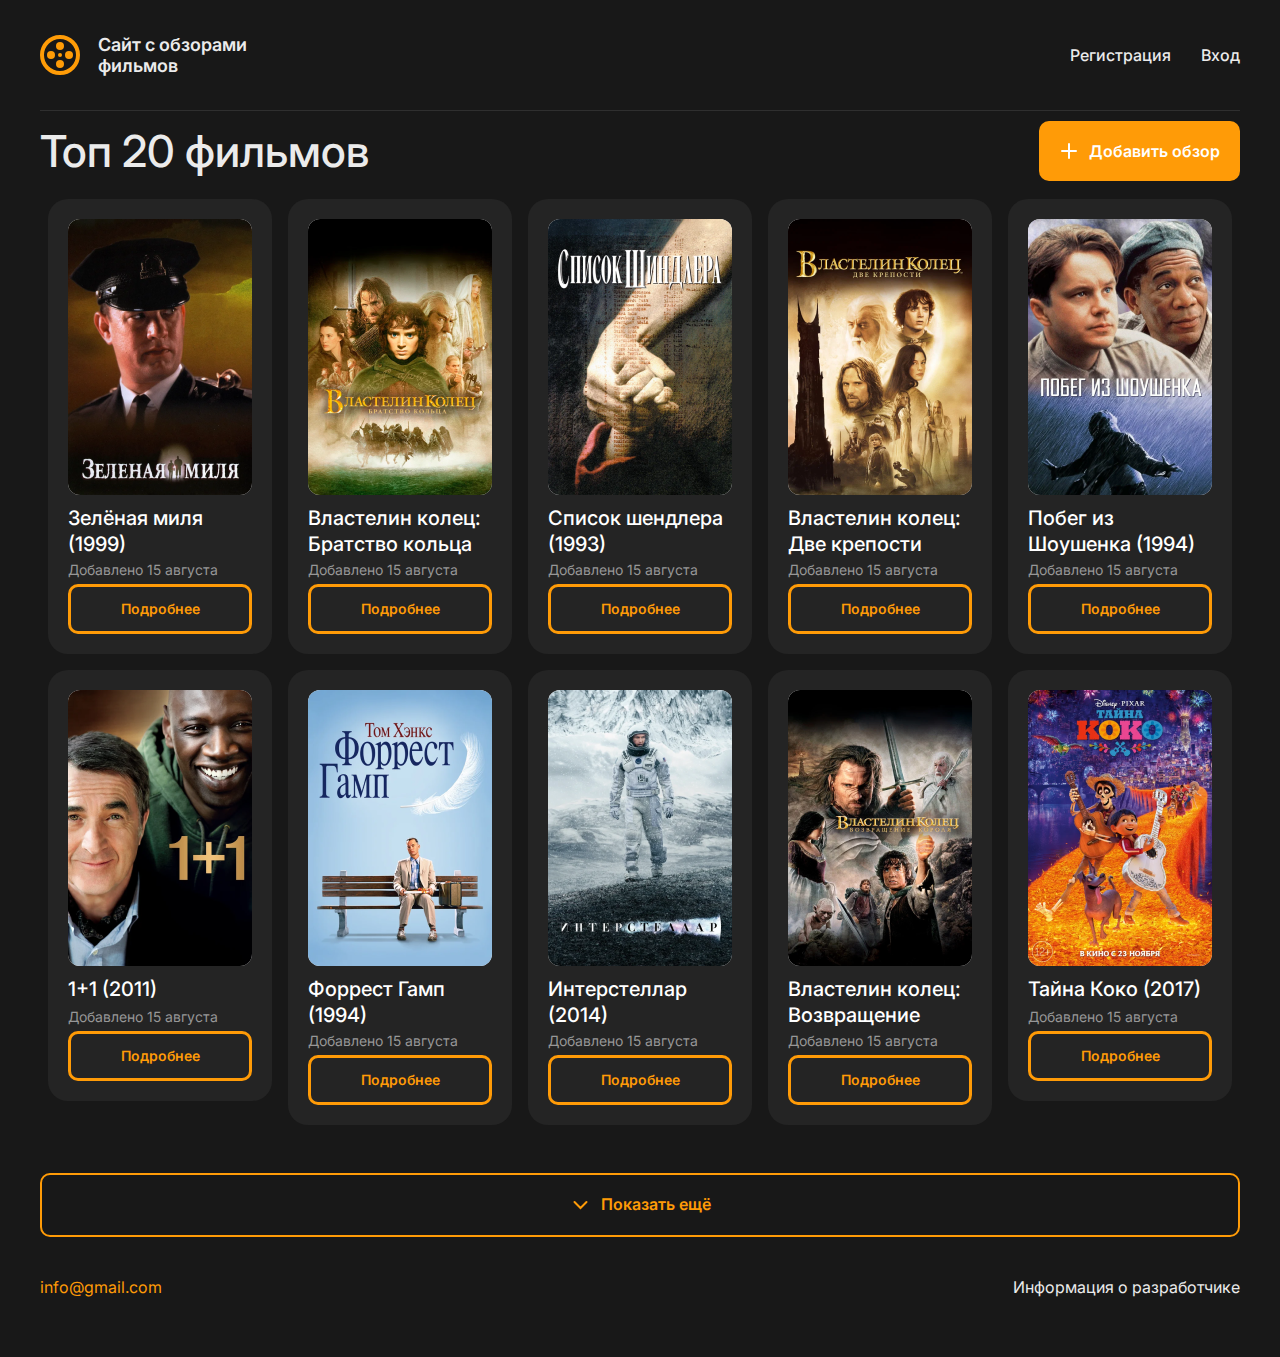
<file: index.html>
<!DOCTYPE html>
<html lang="ru">
    <title>Сайт с обзорами фильмов</title>
    <head>
        <meta charset="utf-8">
        <link rel="stylesheet" href="style.css">
        <link rel="stylesheet" href="responsive.css">
        <link rel="stylesheet" href="form.css">
        <script src="main.js"></script>
    </head>
    <body>

        <div class="form">
            <div class="form__background">
              </div>
            <div class="form__window">
            <div  class="back">
              <button img src="close.svg"class="close-button"><svg width="20" height="20"   xmlns="close.svg">
                <path d="M4 4L16 16" stroke="#B9B9B9" stroke-width="2" stroke-linecap="round"/>
                <path d="M16 4L4 16" stroke="#B9B9B9" stroke-width="2" stroke-linecap="round"/>
                </svg>
              </button>
            </div>
      
    
            
                <div class="form__window__change-mode">
                    <button class="change-mode__button change-mode__button__registration change-mode__button__active">
                        Регистрация
                    </button>
                    <button class="change-mode__button change-mode__button__autorization change-mode__button__unactive">
                        Авторизация
                    </button>
                </div>
      
                <div class="registration__form">
                    <form action="" method="post">
                        <div class="registration-inputs__container">
                            <div class="registration__name">
                                <label class="input__label input__label__big">
                                    <input type="text" class="form__input registration__form__input form__input__big registration__name__input">
                                    <p class="form__placeholder registration__placeholder">
                                        Ваше имя
                                    </p>
                                </label>
                            </div>
      
                            <div class="registration__email">
                                <label class="input__label">
                                    <input type="text" class="form__input registration__form__input registration__email__input">
                                    <p class="form__placeholder registration__placeholder">
                                        Email
                                    </p>
                                </label>
                            </div>
      
                            <div class="registration__phone">
                                <label class="input__label">
                                    <input type="text" class="form__input registration__form__input registration__phone__input">
                                    <p class="form__placeholder registration__placeholder">
                                        Мобильный телефон
                                    </p>
                                </label>
                            </div>
      
                            <div class="registration__pass">
                                <label class="input__label">
                                    <input type="password" class="form__input registration__form__input registration__pass__input">
                                    <p class="form__placeholder registration__placeholder">
                                        Пароль
                                    </p>
                                </label>
                            </div>
      
                            <div class="registration__pass-check">
                                <label class="input__label">
                                    <input type="password" class="form__input registration__form__input registration__pass-check__input">
                                    <p class="form__placeholder registration__placeholder">
                                        Повторите пароль
                                    </p>
                                </label>
                            </div>
                        </div>
      
                        <div class="agree">
                            <label class="agree__checkbox__label">
                                <input type="checkbox" class="agree__checkbox">
                                <div class="agree__checkbox__background"></div>
                            </label>
                            <p class="agree__text">
                                Согласен на обработку 
                                <a class="agree__link">персональных данных</a>
                            </p>
                        </div>
      
                        <button disabled class="registration__submit submit__unactive">
                            <a class="submit__text" href="auth.html">
                                Зарегистрироваться
                            </a>
                        </button>
      
                        <div class="registration__info">
                            <div class="registration__info__icon"><svg width="20" height="20" viewBox="0 0 20 20" fill="none" xmlns="http://www.w3.org/2000/svg">
                              <circle cx="10" cy="10" r="7" stroke="#838383" stroke-width="2"/>
                              <rect x="9" y="6" width="2" height="5" rx="1" fill="#838383"/>
                              <rect x="9" y="12" width="2" height="2" rx="1" fill="#838383"/>
                              </svg></div>
                             
                            <p class="registration__info__text">
                                Все поля обязательны для заполнения
                            </p>
                        </div>
                    </form>
                </div>
      
                <div class="login__form">
                    <form action="" method="post">
                        <div class="login-inputs__container">
                            <div class="login__email">
                                <label class="input__label">
                                    <input type="text" class="form__input login__form__input login__email__input">
                                    <p class="form__placeholder login__placeholder">
                                        Email
                                    </p>
                                </label>
                            </div>
      
                            <div class="login__pass">
                                <label class="input__label">
                                    <input type="password" class="form__input login__form__input login__pass__input">
                                    <p class="form__placeholder login__placeholder">
                                        Пароль
                                    </p>
                                </label>
                            </div>
                        </div>
      
                        <button disabled class="login__submit submit__unactive">
                            <a class="submit__text" href="auth.html">
                                Войти
                            </a>
                        </button>
      
                        <div class="registration__info">
                            <div class="registration__info__icon"><svg width="20" height="20" viewBox="0 0 20 20" fill="none" xmlns="http://www.w3.org/2000/svg">
                              <circle cx="10" cy="10" r="7" stroke="#838383" stroke-width="2"/>
                              <rect x="9" y="6" width="2" height="5" rx="1" fill="#838383"/>
                              <rect x="9" y="12" width="2" height="2" rx="1" fill="#838383"/>
                              </svg></div>
                            <p class="registration__info__text">
                                Все поля обязательны для заполнения
                            </p>
                        </div>
                    </form>
                </div>
            </div>
        </div>



        <div class="main1920">
            <header class="header">
                <div class="logo">
                    <img src="source/logo.svg" alt="logo" class="logotype">
                    <div class="site_name">Сайт с обзорами фильмов</div>
                </div>
                <div class="reg_and_in">
                    <div class="reg inter_medium_cararra_16px header__button header__button__registration">Регистрация</div>
                    <div class="input inter_medium_cararra_16px header__button header__button__login">Вход</div>
                </div>                    
                
            </header>
            <div class="rectangle_head"></div>
    
            <section class="under_header">
                <h1>Топ 20 фильмов</h1>
                <div class="button_add">
                    <img src="source/+.svg" alt="addsvg" class="add">
                    <div class="add_review">Добавить обзор</div>
                </div>
            </section>
    
            <main class="area_films">
                <div class="card">
                    <img class="img_mask" src="source/cover/image1.png"/>
                    <div class="caption">
                        <div class="film_name inter_medium_white_20px">Зелёная миля (1999)</div>
                        <div class="time_add inter_normal_mountain_mist_14px">Добавлено 15 августа</div>
                        <div class="button_detailed">
                            <a class="detailed inter_semi_bold_california_14px" href="card.html">Подробнее</a>
                        </div>
                    </div>
                </div>
    
                <div class="card">
                    <img class="img_mask" src="source/cover/image2.png"/>
                    <div class="caption">
                        <div class="film_name inter_medium_white_20px">Властелин колец: Братство кольца (2002)</div>
                        <div class="time_add inter_normal_mountain_mist_14px">Добавлено 15 августа</div>
                        <div class="button_detailed">
                            <div class="detailed inter_semi_bold_california_14px">Подробнее</div>
                        </div>
                    </div>
                </div>
    
                <div class="card">
                    <img class="img_mask" src="source/cover/image3.png"/>
                    <div class="caption">
                        <div class="film_name inter_medium_white_20px">Список шендлера (1993)</div>
                        <div class="time_add inter_normal_mountain_mist_14px">Добавлено 15 августа</div>
                        <div class="button_detailed">
                            <div class="detailed inter_semi_bold_california_14px">Подробнее</div>
                        </div>
                    </div>
                </div>
    
                <div class="card">
                    <img class="img_mask" src="source/cover/image4.png"/>
                    <div class="caption">
                        <div class="film_name inter_medium_white_20px">Властелин колец: Две крепости (2003)</div>
                        <div class="time_add inter_normal_mountain_mist_14px">Добавлено 15 августа</div>
                        <div class="button_detailed">
                            <div class="detailed inter_semi_bold_california_14px">Подробнее</div>
                        </div>
                    </div>
                </div>
    
                <div class="card">
                    <img class="img_mask" src="source/cover/image5.png"/>
                    <div class="caption">
                        <div class="film_name inter_medium_white_20px">Побег из Шоушенка (1994)</div>
                        <div class="time_add inter_normal_mountain_mist_14px">Добавлено 15 августа</div>
                        <div class="button_detailed">
                            <div class="detailed inter_semi_bold_california_14px">Подробнее</div>
                        </div>
                    </div>
                </div>
    
                <div class="card">
                    <img class="img_mask" src="source/cover/image6.png"/>
                    <div class="caption">
                        <div class="film_name inter_medium_white_20px">1+1 (2011)</div>
                        <div class="time_add inter_normal_mountain_mist_14px">Добавлено 15 августа</div>
                        <div class="button_detailed">
                            <div class="detailed inter_semi_bold_california_14px">Подробнее</div>
                        </div>
                    </div>
                </div>
    
                <div class="card">
                    <img class="img_mask" src="source/cover/image7.png"/>
                    <div class="caption">
                        <div class="film_name inter_medium_white_20px">Форрест Гамп (1994)</div>
                        <div class="time_add inter_normal_mountain_mist_14px">Добавлено 15 августа</div>
                        <div class="button_detailed">
                            <div class="detailed inter_semi_bold_california_14px">Подробнее</div>
                        </div>
                    </div>
                </div>
    
                <div class="card">
                    <img class="img_mask" src="source/cover/image8.png"/>
                    <div class="caption">
                        <div class="film_name inter_medium_white_20px">Интерстеллар (2014)</div>
                        <div class="time_add inter_normal_mountain_mist_14px">Добавлено 15 августа</div>
                        <div class="button_detailed">
                            <div class="detailed inter_semi_bold_california_14px">Подробнее</div>
                        </div>
                    </div>
                </div>
    
                <div class="card">
                    <img class="img_mask" src="source/cover/image9.png"/>
                    <div class="caption">
                        <div class="film_name inter_medium_white_20px">Властелин колец: Возвращение короля (2004)</div>
                        <div class="time_add inter_normal_mountain_mist_14px">Добавлено 15 августа</div>
                        <div class="button_detailed">
                            <div class="detailed inter_semi_bold_california_14px">Подробнее</div>
                        </div>
                    </div>
                </div>
    
                <div class="card">
                    <img class="img_mask" src="source/cover/image10.png"/>
                    <div class="caption">
                        <div class="film_name inter_medium_white_20px">Тайна Коко (2017)</div>
                        <div class="time_add inter_normal_mountain_mist_14px">Добавлено 15 августа</div>
                        <div class="button_detailed">
                            <div class="detailed inter_semi_bold_california_14px">Подробнее</div>
                        </div>
                    </div>
                </div>
            </main>
    
            <section class="show_more">
                <img class="arrow" src="source/arrow.svg">
                <div class="show">Показать ещё</div>
            </section>
    
            <footer class="footer">
                <a href="mailto:info@gmail.com" class="info">info@gmail.com</a>
                <div class="developer">Информация о разработчике</div>
            </footer>
        </div>
    </body>
</html>
</file>
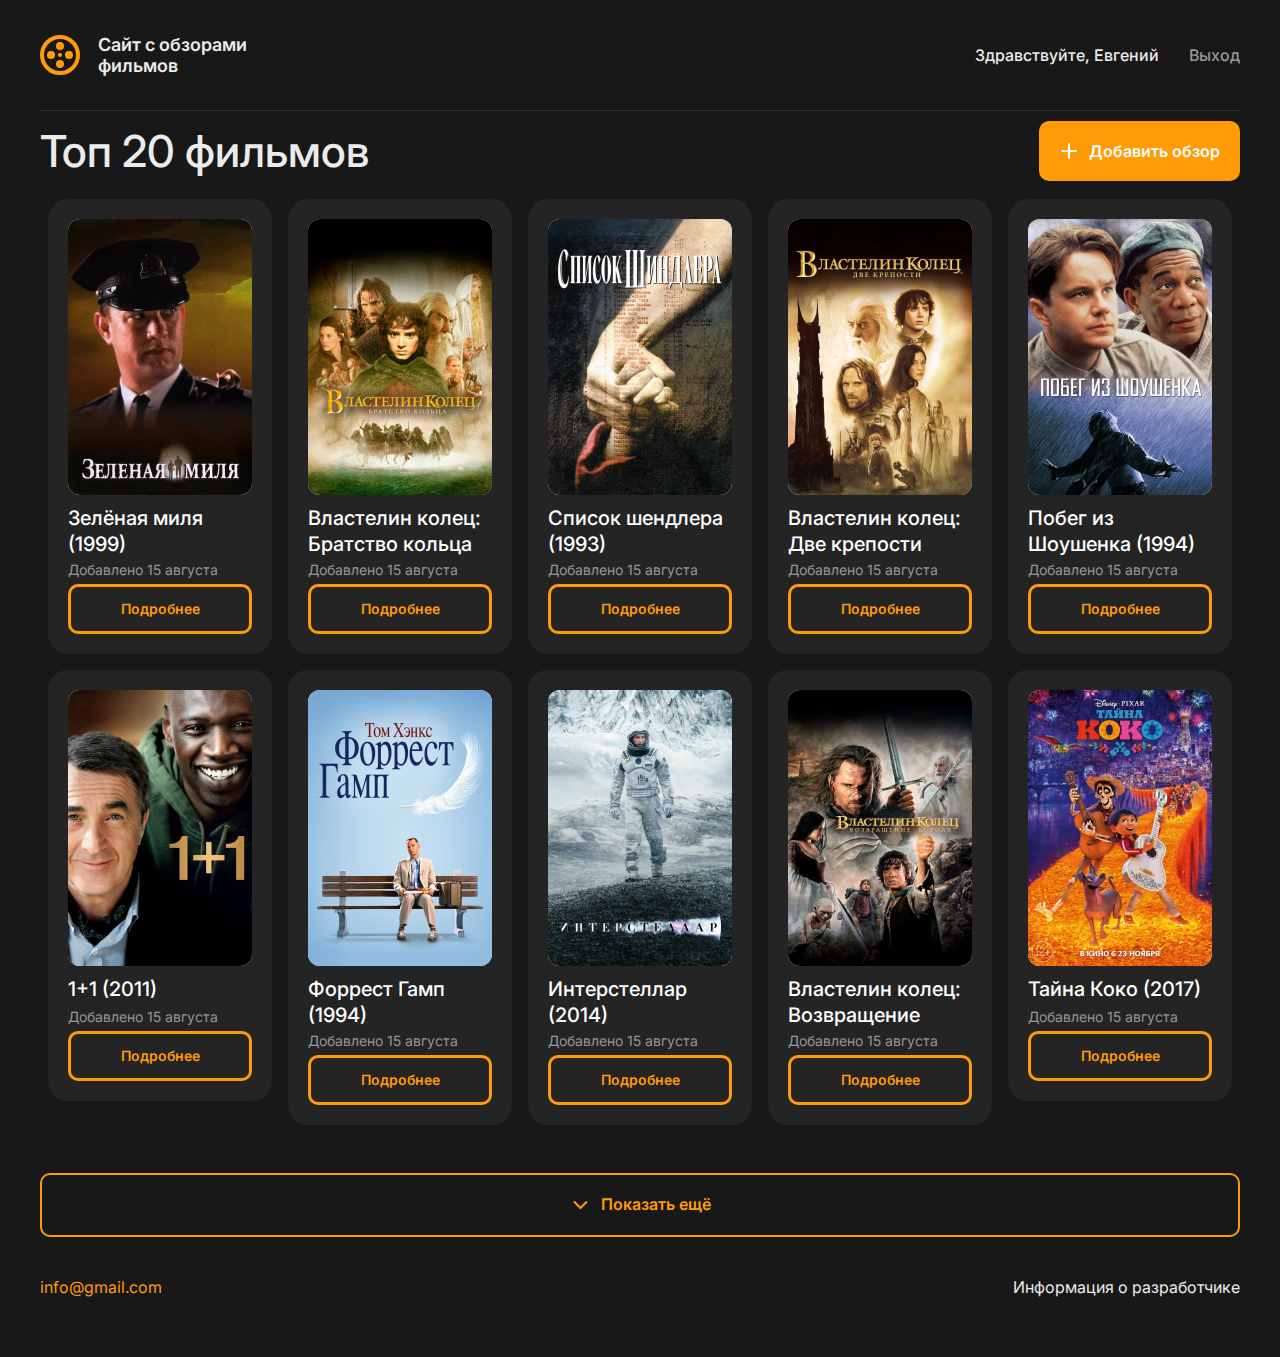
<file: auth.html>
<!DOCTYPE html>
<html lang="ru">
    <title>Сайт с обзорами фильмов</title>
    <head>
        <meta charset="utf-8">
        <link rel="stylesheet" href="style.css">
        <link rel="stylesheet" href="responsive.css">
    </head>
    <body>
        <div class="main1920">
            <header class="header">
                <div class="logo">
                    <img src="source/logo.svg" alt="logo" class="logotype">
                    <div class="site_name">Сайт с обзорами фильмов</div>
                </div>
                <div class="reg_and_in">
                    <div class="name inter_medium_cararra_16px">Здравствуйте, Евгений</div>
                    <a class="out inter_medium_cararra_16px" href="index.html">Выход</a>
                </div>                    
                
            </header>
            <div class="rectangle_head"></div>
    
            <section class="under_header">
                <h1>Топ 20 фильмов</h1>
                <div class="button_add">
                    <img src="source/+.svg" alt="addsvg" class="add">
                    <div class="add_review">Добавить обзор</div>
                </div>
            </section>
    
            <main class="area_films">
                <div class="card">
                    <img class="img_mask" src="source/cover/image1.png"/>
                    <div class="caption">
                        <div class="film_name inter_medium_white_20px">Зелёная миля (1999)</div>
                        <div class="time_add inter_normal_mountain_mist_14px">Добавлено 15 августа</div>
                        <div class="button_detailed">
                            <a class="detailed inter_semi_bold_california_14px" href="card.html">Подробнее</a>
                        </div>
                    </div>
                </div>
    
                <div class="card">
                    <img class="img_mask" src="source/cover/image2.png"/>
                    <div class="caption">
                        <div class="film_name inter_medium_white_20px">Властелин колец: Братство кольца (2002)</div>
                        <div class="time_add inter_normal_mountain_mist_14px">Добавлено 15 августа</div>
                        <div class="button_detailed">
                            <div class="detailed inter_semi_bold_california_14px">Подробнее</div>
                        </div>
                    </div>
                </div>
    
                <div class="card">
                    <img class="img_mask" src="source/cover/image3.png"/>
                    <div class="caption">
                        <div class="film_name inter_medium_white_20px">Список шендлера (1993)</div>
                        <div class="time_add inter_normal_mountain_mist_14px">Добавлено 15 августа</div>
                        <div class="button_detailed">
                            <div class="detailed inter_semi_bold_california_14px">Подробнее</div>
                        </div>
                    </div>
                </div>
    
                <div class="card">
                    <img class="img_mask" src="source/cover/image4.png"/>
                    <div class="caption">
                        <div class="film_name inter_medium_white_20px">Властелин колец: Две крепости (2003)</div>
                        <div class="time_add inter_normal_mountain_mist_14px">Добавлено 15 августа</div>
                        <div class="button_detailed">
                            <div class="detailed inter_semi_bold_california_14px">Подробнее</div>
                        </div>
                    </div>
                </div>
    
                <div class="card">
                    <img class="img_mask" src="source/cover/image5.png"/>
                    <div class="caption">
                        <div class="film_name inter_medium_white_20px">Побег из Шоушенка (1994)</div>
                        <div class="time_add inter_normal_mountain_mist_14px">Добавлено 15 августа</div>
                        <div class="button_detailed">
                            <div class="detailed inter_semi_bold_california_14px">Подробнее</div>
                        </div>
                    </div>
                </div>
    
                <div class="card">
                    <img class="img_mask" src="source/cover/image6.png"/>
                    <div class="caption">
                        <div class="film_name inter_medium_white_20px">1+1 (2011)</div>
                        <div class="time_add inter_normal_mountain_mist_14px">Добавлено 15 августа</div>
                        <div class="button_detailed">
                            <div class="detailed inter_semi_bold_california_14px">Подробнее</div>
                        </div>
                    </div>
                </div>
    
                <div class="card">
                    <img class="img_mask" src="source/cover/image7.png"/>
                    <div class="caption">
                        <div class="film_name inter_medium_white_20px">Форрест Гамп (1994)</div>
                        <div class="time_add inter_normal_mountain_mist_14px">Добавлено 15 августа</div>
                        <div class="button_detailed">
                            <div class="detailed inter_semi_bold_california_14px">Подробнее</div>
                        </div>
                    </div>
                </div>
    
                <div class="card">
                    <img class="img_mask" src="source/cover/image8.png"/>
                    <div class="caption">
                        <div class="film_name inter_medium_white_20px">Интерстеллар (2014)</div>
                        <div class="time_add inter_normal_mountain_mist_14px">Добавлено 15 августа</div>
                        <div class="button_detailed">
                            <div class="detailed inter_semi_bold_california_14px">Подробнее</div>
                        </div>
                    </div>
                </div>
    
                <div class="card">
                    <img class="img_mask" src="source/cover/image9.png"/>
                    <div class="caption">
                        <div class="film_name inter_medium_white_20px">Властелин колец: Возвращение короля (2004)</div>
                        <div class="time_add inter_normal_mountain_mist_14px">Добавлено 15 августа</div>
                        <div class="button_detailed">
                            <div class="detailed inter_semi_bold_california_14px">Подробнее</div>
                        </div>
                    </div>
                </div>
    
                <div class="card">
                    <img class="img_mask" src="source/cover/image10.png"/>
                    <div class="caption">
                        <div class="film_name inter_medium_white_20px">Тайна Коко (2017)</div>
                        <div class="time_add inter_normal_mountain_mist_14px">Добавлено 15 августа</div>
                        <div class="button_detailed">
                            <div class="detailed inter_semi_bold_california_14px">Подробнее</div>
                        </div>
                    </div>
                </div>
            </main>
    
            <section class="show_more">
                <img class="arrow" src="source/arrow.svg">
                <div class="show">Показать ещё</div>
            </section>
    
            <footer class="footer">
                <a href="mailto:info@gmail.com" class="info">info@gmail.com</a>
                <div class="developer">Информация о разработчике</div>
            </footer>
        </div>
    </body>
</html>
</file>
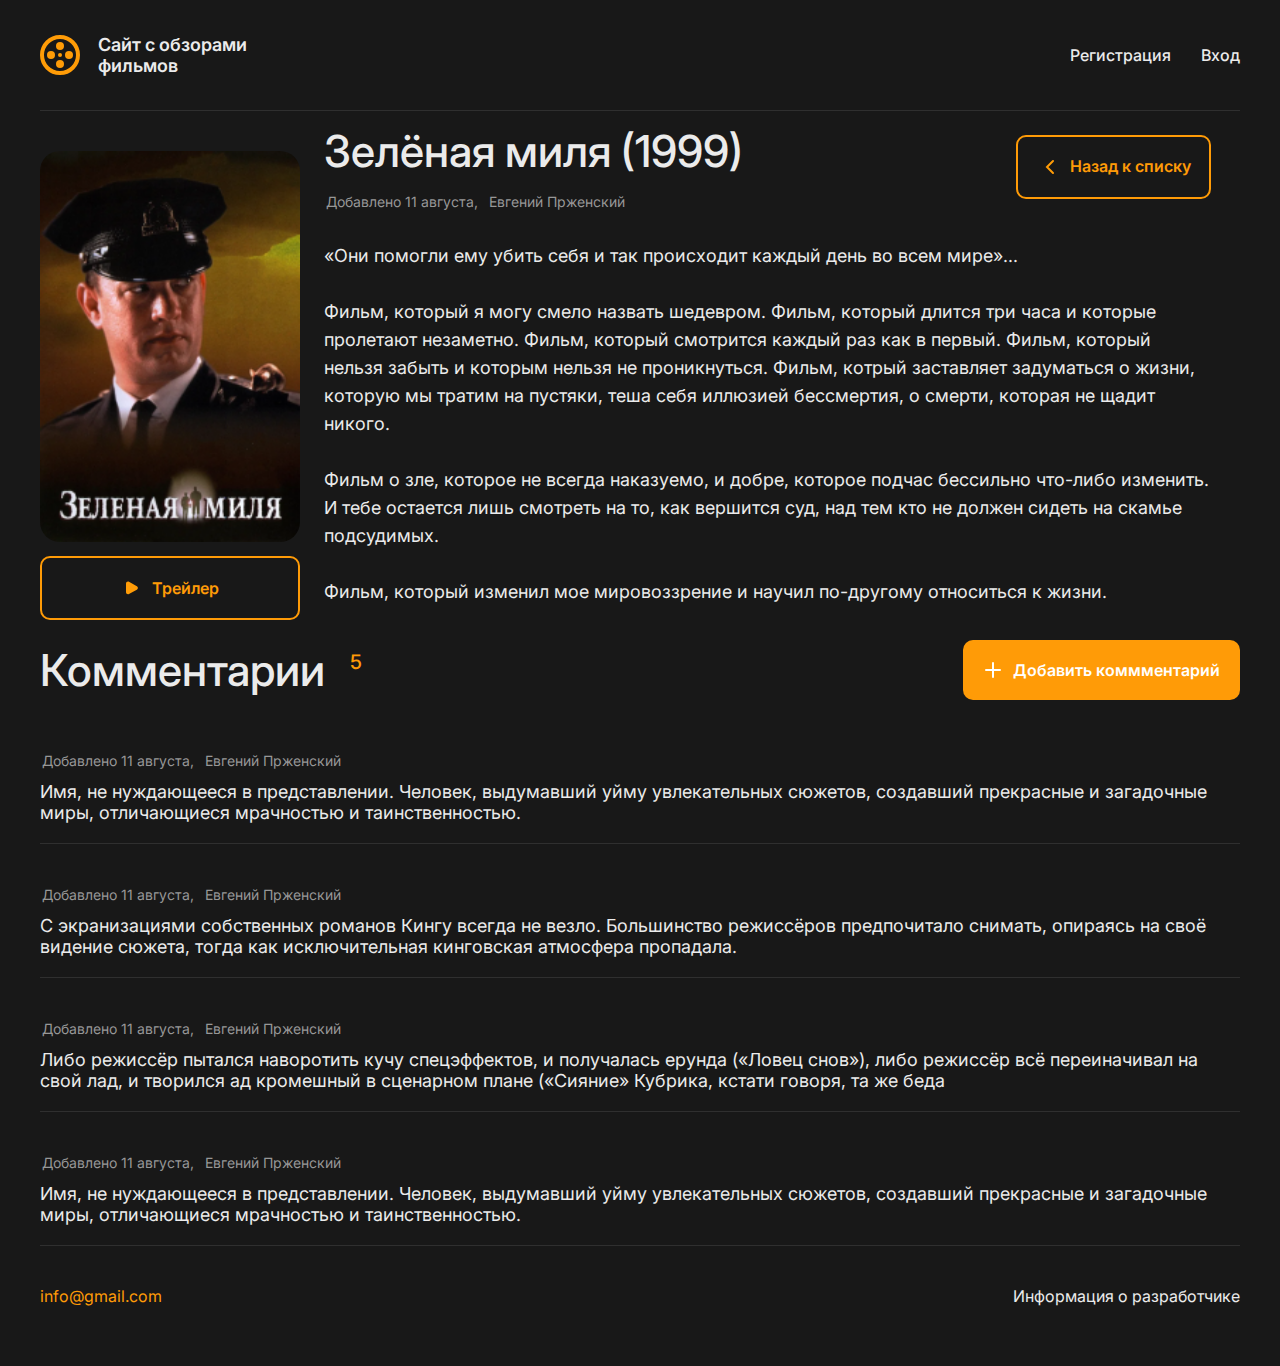
<file: card.html>
<!DOCTYPE html>
<html lang="ru">
    <title>Зелёная миля (1999)</title>
    <head>
        <meta charset="utf-8">
        <link rel="stylesheet" href="style.css">
        <link rel="stylesheet" href="responsive.css">
    </head>
    <body>
        <div class="main1920">
            <header class="header">
                <div class="logo">
                    <img src="source/logo.svg" alt="logo" class="logotype">
                    <div class="site_name">Сайт с обзорами фильмов</div>
                </div>
                <div class="reg_and_in">
                    <div class="reg inter_medium_cararra_16px">Регистрация</div>
                    <div class="input inter_medium_cararra_16px">Вход</div>
                </div>                    
                
            </header>
            <div class="rectangle_head"></div>
    
            <div class="columns">
                <div class="col_picture">
                    <img class="image_film" src="source_card/cover/image1.png" alt="image"/>
                    <a class="button_trailer_first" href="https://www.youtube.com/watch?v=TODt_q-_4C4">
                        <img class="play" src="source/play.svg" alt="play">
                        <div class="text_trailer inter_semi_bold_california_16px">Трейлер</div>
                    </a>
                </div>

                <div class="col_text">
                    <div class="under_header_article">
                        <div class="article">
                            <h1>Зелёная миля (1999)</h1>
                            <div class="info_add">
                                <div class="text_add inter_normal_mountain_mist_14px">Добавлено 11 августа,</div>
                                <div class="text_add inter_normal_mountain_mist_14px">Евгений Прженский</div>
                            </div>
                        </div>
                        
                        <div class="button_area">
                            <a class="button_trailer_second" href="https://www.youtube.com/watch?v=TODt_q-_4C4">
                                <img class="play" src="source/play.svg" alt="play">
                                <div class="text_trailer inter_semi_bold_california_16px">Трейлер</div>
                            </a>
                            <div class="button_back">
                                <img class="arrow_back" src="source_card/arrow_back.svg" alt="arrow_back">
                                <a class="text_back inter_semi_bold_california_16px" href="index.html">Назад к списку</a>
                            </div>
                        </div>
                    </div>     

                    <div class="text_feedback inter_normal_cararra_18px">
                        «Они помогли ему убить себя и так происходит каждый день во всем мире»... <br/><br/>
        
                        Фильм, который я могу смело назвать шедевром. Фильм, который длится три часа и которые пролетают 
                        незаметно. Фильм, который смотрится каждый раз как в первый. Фильм, который нельзя забыть и которым 
                        нельзя не проникнуться. Фильм, котрый заставляет задуматься о жизни, которую мы тратим на пустяки, 
                        теша себя иллюзией бессмертия, о смерти, которая не щадит никого.<br/><br/>
                        
                        Фильм о зле, которое не всегда наказуемо, и добре, которое подчас бессильно что-либо изменить. И тебе 
                        остается лишь смотреть на то, как вершится суд, над тем кто не должен сидеть на скамье 
                        подсудимых.<br/><br/>
                        
                        Фильм, который изменил мое мировоззрение и научил по-другому относиться к жизни.
                    </div>
                </div>
            </div>

            <div class="comment_arrow">
                <div class="comment">
                    <div class="text_comment alignment">Комментарии</div>
                    <div class="quan_comm">5</div>
                </div>

                <div class="button_add">
                    <img src="source/+.svg" alt="addsvg" class="add">
                    <div class="add_review">Добавить коммментарий</div>
                </div>
            </div>

            <div class="one_comment">
                <div class="info_add">
                    <div class="text_add inter_normal_mountain_mist_14px">Добавлено 11 августа,</div>
                    <div class="text_add inter_normal_mountain_mist_14px">Евгений Прженский</div>
                </div>
                <div class="text_feedback_personal inter_normal_cararra_18px">
                    Имя, не нуждающееся в представлении. Человек, выдумавший уйму увлекательных сюжетов, создавший прекрасные и загадочные миры, отличающиеся мрачностью и таинственностью.
                </div>
                <div class="rectangle_8"></div>
            </div>

            <div class="one_comment">
                <div class="info_add">
                    <div class="text_add inter_normal_mountain_mist_14px">Добавлено 11 августа,</div>
                    <div class="text_add inter_normal_mountain_mist_14px">Евгений Прженский</div>
                </div>
                <div class="text_feedback_personal inter_normal_cararra_18px">
                    С экранизациями собственных романов Кингу всегда не везло. Большинство режиссёров предпочитало снимать, опираясь на своё видение сюжета, тогда как исключительная кинговская атмосфера пропадала.
                </div>
                <div class="rectangle_8"></div>
            </div>

            <div class="one_comment">
                <div class="info_add">
                    <div class="text_add inter_normal_mountain_mist_14px">Добавлено 11 августа,</div>
                    <div class="text_add inter_normal_mountain_mist_14px">Евгений Прженский</div>
                </div>
                <div class="text_feedback_personal inter_normal_cararra_18px">
                    Либо режиссёр пытался наворотить кучу спецэффектов, и получалась ерунда («Ловец снов»), либо режиссёр всё переиначивал на свой лад, и творился ад кромешный в сценарном плане («Сияние» Кубрика, кстати говоря, та же беда
                </div>
                <div class="rectangle_8"></div>
            </div>

            <div class="one_comment">
                <div class="info_add">
                    <div class="text_add inter_normal_mountain_mist_14px">Добавлено 11 августа,</div>
                    <div class="text_add inter_normal_mountain_mist_14px">Евгений Прженский</div>
                </div>
                <div class="text_feedback_personal inter_normal_cararra_18px">
                    Имя, не нуждающееся в представлении. Человек, выдумавший уйму увлекательных сюжетов, создавший прекрасные и загадочные миры, отличающиеся мрачностью и таинственностью.
                </div>
                <div class="rectangle_8"></div>
            </div>

            <footer class="footer">
                <a href="mailto:info@gmail.com" class="info">info@gmail.com</a>
                <div class="developer">Информация о разработчике</div>
            </footer>
        </div>
    </body>
</html>
</file>
<file: style.css>
@import url('https://fonts.googleapis.com/css2?family=Inter:wght@400;500;600&display=swap');

:root {
    --black: rgba(24, 24, 24, 1);
    --black-2: rgba(0, 0, 0, 1);
    --black-3: rgba(0, 0, 0, 0.5);
    --shark: rgba(36, 36, 36, 1);
    --gray: rgba(130, 130, 130, 1);
    --gray-1: rgba(88, 88, 88, 1);
    --gray-2: rgba(151, 151, 151, 1);
    --pink-swan: rgba(184, 184, 184, 1);
    --orange: rgba(255, 155, 7, 1);
    --element: rgba(255, 255, 255, 0.1);
    --white: rgba(235, 235, 235, 1);
    --white-2: rgba(255, 255, 255, 1);

    --font-size-xxs: 12px;
    --font-size-xs: 14px;
    --font-size-s: 16px;
    --font-size-m: 18px;
    --font-size-l: 20px;
    --font-size-xl: 32px;
    --font-size-xxl: 44px;
    --font-size-xxxl: 50px;

    --font-family-inter: "Inter";
}

* {
    margin: 0;
    padding: 0;
    box-sizing: border-box;
}

.inter_medium_cararra_16px {
    font-family: var(--font-family-inter);
    font-size: var(--font-size-s);
    font-weight: 500;
    font-style: normal;
}

.inter_normal_cararra_18px {
    color: var(--white);
    font-family: var(--font-family-inter);
    font-size: var(--font-size-m);
    font-weight: 400;
    font-style: normal;
}

.inter_medium_white_20px {
    color: var(--white-2);
    font-family: var(--font-family-inter);
    font-size: var(--font-size-l);
    font-weight: 500;
    font-style: normal;
}

.inter_normal_mountain_mist_14px {
    color: var(--white-2);
    font-family: var(--font-family-inter);
    font-size: var(--font-size-xs);
    font-weight: 400;
    font-style: normal;
}

.inter_semi_bold_california_14px {
    color: var(--orange);
    font-family: var(--font-family-inter);
    font-size: var(--font-size-xs);
    font-weight: 600;
    font-style: normal;
}

.inter_semi_bold_california_16px {
    color: var(--orange);
    font-family: var(--font-family-inter);
    font-size: var(--font-size-s);
    font-weight: 600;
    font-style: normal;
}

.inter_normal_mountain_mist_14px {
    color: var(--gray-2);
    font-family: var(--font-family-inter);
    font-size: var(--font-size-xs);
    font-weight: 400;
    font-style: normal;
}

.text_15_1 {
    color: var(--gray-1);
    font-family: var(--font-family-inter);
    font-size: var(--font-size-s);
    font-weight: 500;
    font-style: normal;
    cursor: pointer;
    letter-spacing: 0;
    margin-top: -1px;
    width: fit-content;
    text-decoration: none;
}

body {
    background-color: var(--black);
    padding: 20px;
}

.main1920 {
    max-width: 1200px;
    margin: 10px auto;
}

.header {
    width: 100%;
    height: 50px;
    justify-content: space-between;
    align-items: center;
    display: inline-flex;
}

.logo {
    align-items: center;
    display: flex;
    height: 44px;
    max-width: 215px;
    margin-right: 0;
}

.logotype {
    height: 40px;
    width: 40px;
}

.site_name {
    color: var(--white);
    font-family: var(--font-family-inter);
    font-size: var(--font-size-m);
    font-weight: 600;
    letter-spacing: 0;
    margin-left: 18px;
    width: 155px;
}

.reg_and_in {
    border: 1px none;
    display: flex;
    gap: 30px;
    width: fit-content;
}

.reg {
    color: var(--white);
    cursor: pointer;
    letter-spacing: 0;
    margin-top: -1px;
    text-align: right;
    width: fit-content;
}

.input {
    color: var(--white);
    cursor: pointer;
    letter-spacing: 0;
    margin-top: -1px;
    width: fit-content;
}

.name {
    color: var(--white);
    cursor: pointer;
    letter-spacing: 0;
    margin-top: -1px;
    text-align: right;
    width: fit-content;
}

.out {
    color: var(--gray-2);
    cursor: pointer;
    letter-spacing: 0;
    margin-top: -1px;
    text-align: right;
    width: fit-content;
    text-decoration: none;
}

.rectangle_head {
    background-color: var(--element);
    border: 1px none;
    height: 1px;
    margin-top: 30px;
    width: 100%;
}

.under_header {
    margin: 10px auto;
    width: 100%;
    justify-content: space-between;
    align-items: center;
    display: inline-flex;
}

.under_header_article {
    margin: 10px auto;
    width: 100%;
    justify-content: space-between;
    align-items: center;
    display: inline-flex;
}

h1 {
    color: var(--white);
    font-family: var(--font-family-inter);
    font-size: var(--font-size-xxl);
    font-weight: 500;
    letter-spacing: 0;
    line-height: 0px;
    white-space: nowrap;
}

.button_add {
    align-items: center;
    align-self: flex-end;
    background-color: var(--orange);
    border-radius: 10px;
    cursor: pointer;
    display: flex;
    gap: 10px;
    justify-content: center;
    padding: 20px;
    width: fit-content;
}

.add {
    border: 1px none;
    height: 20px;
    width: 20px;
}

.add_review {
    color: var(--white-2);
    font-family: var(--font-family-inter);
    font-size: var(--font-size-s);
    font-weight: 600;
    letter-spacing: 0;
    line-height: 16px;
    margin-top: -1px;
    text-align: right;
    white-space: nowrap;
    width: fit-content;
}

.columns {
    margin: 0, auto;
    justify-content: space-between;
}

.col_picture {
    margin: 10px 0;
    width: 21.7%;
    height: fit-content;
    display: inline-block;
}

.col_text {
    margin: -10px 20px;
    width: 74%;
    height: fit-content;
    display: inline-block;
}

.image_film {
    width: 100%;
    object-fit: cover;
    border-radius: 20px;
    margin: 10px 0;
    justify-content: start;
}

.button_trailer_first {
    align-items: center;
    border: 2px solid;
    border-color: var(--orange);
    border-radius: 10px;
    display: flex;
    gap: 10px;
    justify-content: center;
    padding: 20px;
    width: 100%;
    text-decoration: none;
}

.button_trailer_second {
    display: none;
    align-items: center;
    border: 2px solid;
    border-color: var(--orange);
    border-radius: 10px;
    gap: 10px;
    justify-content: center;
    padding: 20px;
    width: 0;
    height: 0;
    text-decoration: none;
}

.text_trailer {
    text-decoration: none;
}

.info_add {
    align-items: center;
    border: 1px none;
    gap: 12px;
    justify-content: center;
    margin-top: 40px;
    margin-bottom: 10px;
    width: fit-content;
}

.article {
    display: inline-block;
    justify-content: space-between;
    width: fit-content;
    margin-top: 40px;
}

.text_add {
    letter-spacing: 0;
    margin: 2px;
    white-space: nowrap;
    width: fit-content;
    max-width: 200px;
    display: inline-block;
    margin-right: 5px;
}

.button_area {
    display: inline-block;
}

.button_back {
    align-items: center;
    border: 2px solid;
    border-color: var(--orange);
    border-radius: 10px;
    cursor: pointer;
    display: flex;
    gap: 10px;
    justify-content: center;
    align-items: center;
    padding: 20px;
    width: fit-content;
    margin: 1px;
}

.text_back {
    letter-spacing: 0;
    line-height: 20px;
    margin-top: -2px;
    text-align: right;
    white-space: nowrap;
    width: 78%;
    text-decoration: none;
}

.text_feedback {
    letter-spacing: 0;
    line-height: 28px;
    margin-top: 10px;
    min-height: 336px;
    width: 100%;
}

.comment_arrow {
    margin: 10px auto;
    width: 100%;
    justify-content: space-between;
    align-items: center;
    display: inline-flex;
}

.comment {
    gap: 0;
    height: 40px;
    vertical-align: text-bottom;
    margin-bottom: -40px;
}

.text_comment {
    color: var(--white);
    font-family: var(--font-family-inter);
    font-size: var(--font-size-xxl);
    font-weight: 500;
    letter-spacing: 0;
    line-height: 0;
    white-space: nowrap;
    min-width: 500px;
    vertical-align: text-bottom;
}

.quan_comm {
    color: var(--orange);
    font-family: var(--font-family-inter);
    font-size: var(--font-size-l);
    font-weight: 500;
    letter-spacing: 0;
    margin-left: 310px;
    margin-top: -20px;
}

.one_comment {
    gap: 16px;
    margin: 10px auto;
}

.rectangle_8 {
    align-self: stretch;
    background-color: var(--element);
    border-radius: 1px none;
    height: 1px;
    min-width: 100%;
    margin: 20px auto;
}

.area_films {
    display: grid;
    width: 100%;
    grid-template-columns: repeat(5, 1fr);
}

.card {
    align-items: center;
    vertical-align: middle;
    background-color: var(--shark);
    border: none;
    border-radius: 20px;
    gap: 16px;
    padding: 20px;
    width: fit-content;
    height: fit-content;
    margin: 8px;
    display: inline-block;
}

.img_mask {
    align-self: stretch;
    background-color: var(--white-2);
    border: 1px none;
    border-radius: 12px;
    height: 68%;
    width: 100%;
    overflow: hidden;
    object-fit: cover;
}

.caption {
    flex-direction: column;
    gap: 12px;
    height: 38%;
}

.film_name {
    max-height: 50px;
    width: 100%;
    word-break: normal;
    letter-spacing: 0;
    line-height: 26px;
    margin: 6px 0;
    white-space: pre-wrap;
    overflow: hidden;
    text-overflow: ellipsis;
}

.time_add {
    letter-spacing: 0;
    height: 20%;
    width: 100%;
    margin: 6px 0;
    white-space: nowrap;
}

.button_detailed {
    border: 3px solid;
    border-color: var(--orange);
    border-radius: 10px;
    gap: 15px;
    padding: 12px 16px;
    justify-content: center;
    align-items: center;    
    text-align: center;
}

.detailed {
    letter-spacing: 0;
    line-height: 20px;
    margin: 0 auto;
    white-space: nowrap;
    height: auto;
    text-decoration: none;
}

.show_more {
    align-items: center;
    border: 2px solid;
    border-color: var(--orange);
    border-radius: 10px;
    display: flex;
    gap: 10px;
    justify-content: center;
    margin-top: 40px;
    padding: 20px;
    width: 100%;
}

.show {
    color: var(--orange);
    font-family: var(--font-family-inter);
    font-size: var(--font-size-s);
    font-weight: 600;
    letter-spacing: 0;
    line-height: 20px;
    margin-top: -2px;
    text-align: right;
    white-space: nowrap;
    width: fit-content;
}

.footer {
    border: 1px none;
    display: flex;
    justify-content: space-between;
    margin: 40px auto;
    width: 100%;
    text-align: center;
}

.info {
    color: var(--orange);
    font-family: var(--font-family-inter);
    font-size: var(--font-size-s);
    font-weight: 400;
    letter-spacing: 0;
    width: fit-content;
    text-decoration: none;
    display: inline-block;
}

.developer {
    color: var(--white);
    font-family: var(--font-family-inter);
    font-size: var(--font-size-s);
    font-weight: 400;
    letter-spacing: 0;
    height: 20px;
    width: 228px;
    text-align: right;
    display: inline-block;
}
</file>
<file: responsive.css>
@media screen and (max-width: 1280px) {
    .area_films{
        grid-template-columns: repeat(5, 1fr);
    }
}

@media screen and (max-width: 1080px) {
    .columns {
        display: inline-block;
    }

    .col_picture {
        margin: 10px 0;
        width: 25%;
        display: inline-block;
    }

    .col_text {
        margin: -10px 20px;
        width: 70%;
        height: fit-content;
        display: inline-block;
    }
    
    .image_film {
        width: 100%;
    }

    .under_header_article {
        margin: 10px auto;
        width: 100%;
        display: inline-block;
    }

    .button_trailer_first {
        display: none;
    }

    .article {
        display: inline;
        width: 100%;
        min-width: 500px;
        margin: 40px 10px;
    }

    .button_area {
        width: 100%;
        display: inline-block;
        margin: 0 auto;
    }
    
    .button_trailer_second {
        align-items: center;
        justify-content: center;
        display: inline-block;
        width: fit-content;
        height: 60px;
    }

    .button_back {
        display: inline-block;
    }

    .area_films {
        grid-template-columns: repeat(3, 1fr);
    }

    .card {
        margin: 10px auto;
    }

    .img_mask {
        max-width: 183px;
        max-height: 274px;
    }
    
    .caption {
        max-width: 183px;
        max-height: 130px;
    }
    
    .film_name {
        max-width: 183px;
    }
    
    .time_add {
        max-width: 183px;
        max-height: 20px;
    }
    
    .button_detailed {
        max-width: 183px;
        max-height: 50px;
    }
}

@media screen and (max-width: 760px) {
    .inter_medium_cararra_16px {
        font-size: var(--font-size-xl);
    }

    .inter_medium_white_20px {
        font-size: var(--font-size-xl);
    }
    
    .inter_normal_mountain_mist_14px {
        font-size: var(--font-size-m);
    }

    .inter_semi_bold_california_14px {
        font-size: var(--font-size-m);
    }

    .header {
        height: 100px;
    }

    .rectangle_head {
        margin-top: 15px;
    }

    .logo {
        height: 100%;
    }
    
    .logotype {
        height: 100%;
        width: 100%;
    }
    
    .site_name {
        margin-left: 0;
        width: 0;
        display: none;
    }

    h1 {
        font-size: var(--font-size-xxxl);
    }

    .button_add {
        border-radius: 20px;
    }

    .add {
        border: 1px none;
        height: 50px;
        width: 50px;
    }
    
    .add_review {
        width: 0;
        display: none;
    }

    .area_films {
        grid-template-columns: repeat(2, 1fr);
    }

    .card {
        margin: 20px auto;
        padding: 0;
        border-radius: 20px;
        max-width: 195px;
        max-height: 490px;
    }

    .img_mask {
        max-width: 250px;
        max-height: 450px;
        border-radius: 20px;
    }
    
    .caption {
        max-width: 250px;
        max-height: 400px;
    }
    
    .film_name {
        max-width: 250px;
        max-height: 70px;
        line-height: 37px;
        margin: 10px 0;
    }
    
    .time_add {
        max-width: 250px;
        max-height: 50px;
        margin: 10px 0;
    }
    
    .button_detailed {
        max-width: 250px;
        max-height: 100px;
        border-radius: 20px;
    }
    
    .detailed {
        line-height: 30px;
        margin: 0 auto;
    }
}
</file>
<file: form.css>
.form {
    position: fixed;
    left: 0px;
    top: 0px;
    width: 100%;
    height: 100%;
}
  
.form__background {
    position: fixed;
    left: 0px;
    top: 0px;
    width: 100%;
    height: 100%;
    background: black;
    opacity: 0.7;
}
  
.form__window {
    position: absolute;
    top: 50%;
    left: 50%;
    transform: translate(-50%, -50%);
    background: rgba(255, 255, 255, 1);
    border-radius: 20px;
    display: flex;
    flex-direction: column;
}
  
.form__window__change-mode {
    display: flex;
    flex-direction: row;
    justify-content: space-between;
    margin: 40px 80px;
    margin-bottom: 30px;
}
  
.change-mode__button {
    
    font-family: 'Inter';
    font-style: normal;
    font-weight: 500;
    font-size: 32px;
    line-height: 39px;
    width: 208px;
    height: 39px;
    color: rgba(185, 185, 185, 1);
    background-color: rgba(255, 255, 255, 1);
    border: none;
}
  
.change-mode__button__registration {
    margin-right: 30px;
    
}
  
  
.change-mode__button__active {
   color: #181818;
}
  
.form{
    display: none;
}
  
.registration__form {
    display: block;
}
  
.login__form {
    display: none;
}
  
  
.registration-inputs__container {
    display: grid;
    grid-template-columns: repeat(2, 250px);
    grid-template-rows: repeat(3, 60px);
    row-gap: 20px;
    column-gap: 20px;
    margin-left: 40px;
    margin-right: 40px;
    margin-bottom: 30px;
    max-width: 520px;
  
}
  
.login-inputs__container {
    display: grid;
    grid-template-columns: repeat(2, 250px);
    grid-template-rows: 60px;
    column-gap: 20px;
    margin-left: 40px;
    margin-right: 40px;
    margin-bottom: 30px;
    max-width: 520px;
}
  
.registration__name {
    position: relative;
    grid-column: span 2;
    border: 2px solid;
    border-color: var(--orange);
    border-radius: 10px;
}
  
  
.form__placeholder {
    transition-duration: 0.5s;
    position: absolute;
    top: 20px;
    left: 20px;
    user-select: none;
    width: 480px;
    height: 20px;
    font-family: 'Inter';
    font-style: normal;
    font-weight: 500;
    font-size: 16px;
    line-height: 20px;
    color: rgba(185, 185, 185, 1);
}
  
.form__placeholder__mini {
    transition-duration: 0.5s;
    height: 15px;
    left: 20px;
    top: 10px;
    font-weight: 500;
    font-size: 12px;
    line-height: 15px;
}
  
.form__placeholder__error {
    color: var(--orange);;
}
  
.input__label {
    position: absolute;
    cursor: text;
    top: 0px;
    left: 0px;
    width: 250px;
    height: 60px;
    
}
  
.input__label__big {
    width: 520px;
}
  
.form__input {
    width: 210px;
    height: 20px;
    margin: 10px 20px;
    margin-top: 30px;
    font-family: 'Inter';
    font-style: normal;
    font-weight: 500;
    font-size: 16px;
    line-height: 20px;
    background: transparent;
    border: none;
}
  
.form__input__big {
    width: 480px;
}
  
  
  
.registration__email {
    position: relative;
    border: 2px solid;    
    border-color: var(--orange);
    border-radius: 10px;
}
  
.login__email {
    position: relative;
    border: 2px solid;
    border-color: var(--orange);
    border-radius: 10px;
}
  
  
.registration__phone {
    position: relative;
    border: 2px solid;
    border-color: var(--orange);
    border-radius: 10px;
}
  
.registration__pass {
    position: relative;
    border: 2px solid;
    border-color: var(--orange);
    border-radius: 10px;
}
  
.login__pass {
    position: relative;
    border: 2px solid;
    border-color: var(--orange);
    border-radius: 10px;
    
}
  
.registration__pass-check {
    position: relative;
    border: 2px solid;
    border-color: var(--orange);
    border-radius: 10px;
}
  
.registration__not-empty {
    border-color: var(--orange);
}
  
.login__not-empty {
    border-color: var(--orange);
}
  
.registration__error {
    border-color: var(--orange);
}
  
.login__error {
    border-color: var(--orange);
}
  
  
.agree {
    display: flex;
    flex-direction: row;
    justify-content: flex-start;
    margin: 0px 100px;
    margin-bottom: 20px;
}
  
.agree__checkbox__label {
    width: 20px;
    height: 20px;
    margin-right: 10px;
    cursor: pointer;
}
  
.agree__checkbox {
    display: none;
}
  
.agree__checkbox__background {
    background: url(Off.svg);
}
  
.agree__checkbox:checked+.agree__checkbox__background {
    background: url(On.svg);
}
  
.agree__checkbox__background {
    width: 20px;
    height: 20px;
}
  
.agree__text {
    font-weight: 400;
    font-size: 16px;
    line-height: 20px;
    color: #181818;
}
  
.agree__link {
    color: var(--orange);
    
}
  
  
.registration__submit {
    cursor: pointer;
    width: 520px;
    height: 60px;
    background: var(--orange);
    border-radius: 10px;
    margin: 0px 40px;
    margin-bottom: 30px;
    border: none;
}
  
.login__submit {
    cursor: pointer;
    width: 520px;
    height: 60px;
    background: var(--orange);
    border-radius: 10px;
    margin: 0px 40px;
    margin-bottom: 30px;
    border: none;
}
  
.submit__unactive {
    opacity: 0.3;
    cursor: default;
    border: none;
}
  
.submit__text {
    margin: auto;
    font-weight: 600;
    font-size: 16px;
    line-height: 20px;
    color: white;
    text-align: center;
    text-decoration: none;
}
  
  
.registration__info {
    margin: 0px 130px;
    margin-bottom: 40px;
    display: flex;
    flex-direction: row;
    justify-content: flex-start;
    
}
  
.registration__info__icon {
  width: 20px;
  height: 20px;
  margin-right: 12px;
    
}
  
.registration__info__text {
    font-weight: 400;
    font-size: 16px;
    line-height: 20px;
    color: #838383;
    
}

.circle{
    margin-left: 12px;
}

.back{
    margin-top: 20px;
    margin-right: 20px;
    display: flex;
    justify-content: right;
    
}
  
input:focus {
    outline: none;
}
</file>
